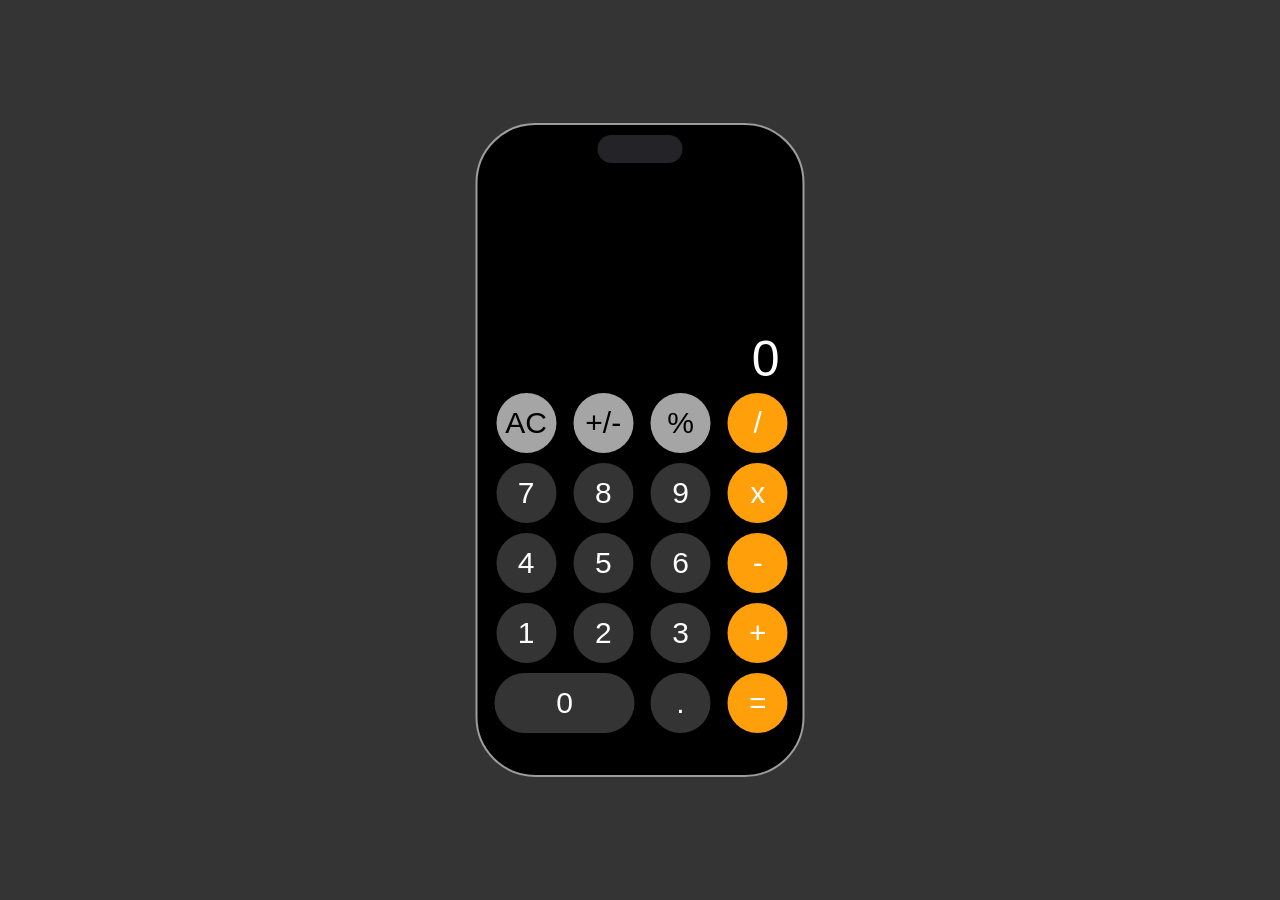
<file: index.html>
<!DOCTYPE html>
<html>
<head>
	<title>Calcul</title>
	<link rel="stylesheet" type="text/css" href="calcul.css">
</head>
<body>
	<div class="container">
		<input type="button" name="di" value="       " id="di">
		<div class="result">
			<span>0</span>
		</div>
		<div class="buttons">
			<button class="item item1 clear">AC</button>
			<button class="item item1 negative" value="+/-">+/-</button>
			<button class="item percent sign" value="%">%</button>
			<button class="item item3 sign" value="/">/</button>
			<button class="item numbers" value="7">7</button>
			<button class="item numbers" value="8">8</button>
			<button class="item numbers" value="9">9</button>
			<button class="item item3 sign" value="x">x</button>
			<button class="item numbers" value="4">4</button>
			<button class="item numbers" value="5">5</button>
			<button class="item numbers" value="6">6</button>
			<button class="item item3 sign" value="-">-</button>
			<button class="item numbers" value="1">1</button>
			<button class="item numbers" value="2">2</button>
			<button class="item numbers" value="3">3</button>
			<button class="item item3 sign" value="+">+</button>
			<button class="item itemZero numbers" value="0">0</button>
			<button class="item comma">.</button>
			<button class="item item3 equals">=</button>
		</div>
	</div>
	<script type="text/javascript" src="calcul.js"></script>
</body>
</html>
</file>
<file: calcul.css>
*{
	padding: 0;
	margin: 0;
}
html, body{
	min-height: 100vh;
    height: 100%;
    font-family: Arial, helvetica, sans-serif;
    background-color: #343434;
}
#di{
	width: 85px;
	height: 28px;
	border: none;
	border-radius: 100px;
	position: absolute;
	background-color: #232328;
	margin-left: 120px;
	margin-top: 10px;
}
.container{
	background-color: black;
    position: absolute;
    height: 650px;
    width: 325px;
    left: 50%;
    top: 50%;
    transform: translate(-50%, -50%);
    border: 2px solid #9d9d9d;
    border-radius: 60px;
    transition: .4s;
}
.container:hover{
	box-shadow: 0 0 15px #ff9f0a;
}
.result{
	display: flex;
    justify-content: flex-end;
    align-items: flex-end;
    color: white;
    margin-top: 205px;
    margin-bottom: -205px;
    margin-right: 23px;
}
.result span{
	font-size: 50px;
	justify-self: flex-end;
}
.buttons{
	width: 95%;
    background-color: black;
    display: grid;
    margin-top: 205px;
    margin-left: 10px;
    grid-template-columns: 25% 25% 25% 25%;
}
.item{
	display: flex;
    justify-content: center;
    align-items: center;
    font-size: 30px;
    color: white;
    border-radius: 100%;
    width: 60px;
    height: 60px;
    padding: 10px;
    margin: 5px;
    cursor: pointer;
    align-self: center;
    justify-self: center;
}
.percent{
	background-color: #A5A5A5;
	border: none;
	color: black;
}
.item1{
	background-color: #A5A5A5;
	border: none;
}
.item3{
	background-color: #FF9F0A;
	border: none;
}
.numbers, .comma{
	background-color: #343434;
	border: none;
}
.negative, .clear{
	color: black;
}
.itemZero{
	background-color: #343434;
    width: 140px;
    border-radius: 135px;
    grid-column: span 2;
    border: none;
}
</file>
